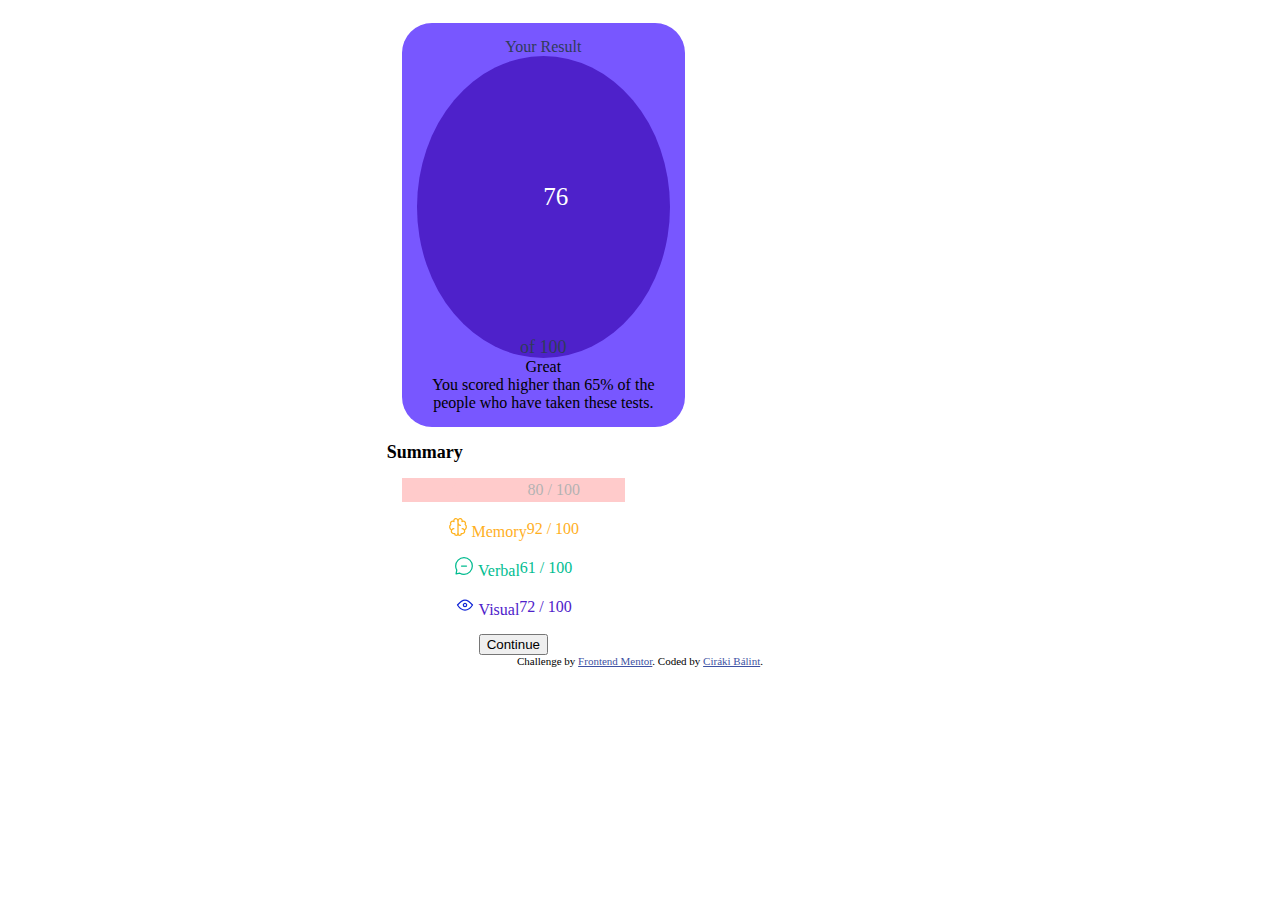
<file: results-summary-component-main/index.html>
<!DOCTYPE html>
<html lang="en">

<head>
  <meta charset="UTF-8">
  <meta name="viewport" content="width=device-width, initial-scale=1.0">
  <!-- displays site properly based on user's device -->
  <link rel="stylesheet" href="https://fonts.googleapis.com/css?family=Hanken+Grotesk">
  <link rel="stylesheet" href="./styles.css">
  <link rel="icon" type="image/png" sizes="32x32" href="./assets/images/favicon-32x32.png">
  <title>Frontend Mentor | Results summary component</title>
</head>

<body>
  <div class="container">
    <div class="result-panel">
      <div class="result-panel-left">
        <div class="result-panel-left-title">
          Your Result
        </div>
        <div class="result-panel-left-score-circle">
          <div class="result-panel-left-score-circle-total-result">
            76
          </div>
          <div class="result-panel-left-100">
            of 100
          </div>
        </div>
        <div class="result-panel-bottom-title">
          Great
        </div>
        <div class="result-panel-bottom-description">
          You scored higher than 65% of the people who have taken these tests.
        </div>
      </div>
      <div class="result-panel-summary">
        <div class="result-panel-summary-title">
          Summary
        </div>
        <div class="result-panel-category-reaction">
          <div class="result-panel-category-reaction-title">
            <img src="./assets/images/icon-reaction.svg">
            Reaction
          </div>
          <div class="result-panel-category-score">
            80 / 100
          </div>
        </div>
        <div class="result-panel-category-memory">
          <div class="result-panel-category-memory-title">
            <img src="./assets/images/icon-memory.svg">
            Memory
          </div>
          <div class="result-panel-category-score">
            92 / 100
          </div>
        </div>
        <div class="result-panel-category-verbal">
          <div class="result-panel-category-verbal-title">
            <img src="./assets/images/icon-verbal.svg">
            Verbal
          </div>
          <div class="result-panel-category-score">
            61 / 100
          </div>
        </div>
        <div class="result-panel-category-visual">
          <div class="result-panel-category-visual-title">
            <img src="./assets/images/icon-visual.svg">
            Visual
          </div>
          <div class="result-panel-category-score">
            72 / 100
          </div>
        </div>
        <button type="button" class="result-panel-button-continue">Continue</button>
      </div>
    </div>
  </div>

  <div class="attribution">
    Challenge by <a href="https://www.frontendmentor.io?ref=challenge" target="_blank">Frontend Mentor</a>.
    Coded by <a href="https://www.frontendmentor.io/profile/LazyBoooy">Ciráki Bálint</a>.
  </div>
</body>

</html>
</file>
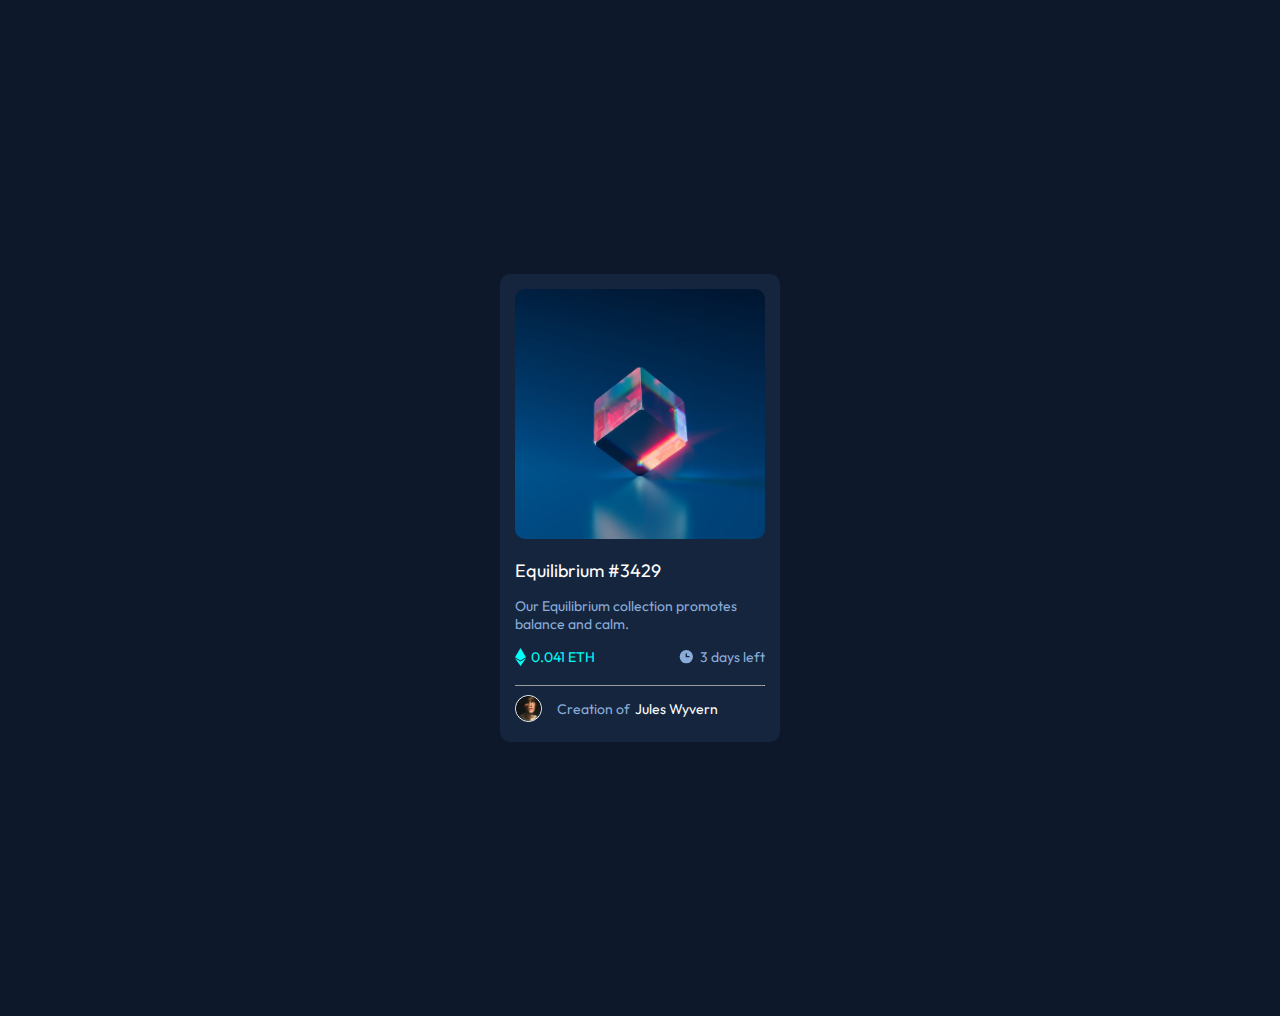
<file: challanges/nft-preview-card-component-main/index.html>
<!DOCTYPE html>
<html lang="en">
  <head>
    <meta charset="UTF-8" />
    <meta name="viewport" content="width=device-width, initial-scale=1.0" />
    <!-- displays site properly based on user's device -->

    <link
      rel="icon"
      type="image/png"
      sizes="32x32"
      href="./images/favicon-32x32.png"
    />

    <link
      href="https://fonts.googleapis.com/css2?family=Outfit:wght@300;400;600&display=swap"
      rel="stylesheet"
    />
    <link href="./styles.css" rel="stylesheet" />

    <title>Frontend Mentor | NFT preview card component</title>

    <!-- Feel free to remove these styles or customise in your own stylesheet 👍 -->
    <style>
      .attribution {
        justify-content: baseline;
        color: white;
        font-size: 11px;
        text-align: center;
        padding: 0;
      }
      .attribution a {
        color: hsl(228, 45%, 44%);
      }
    </style>
  </head>
  <body>
    <div class="main-content">
      <div class="container">
        <div class="card">
          <div class="pic-container" >
            <img src="images/image-equilibrium.jpg" class="nft-pic">
            <div class="overlay">
              <svg class="view-icon" width="48" height="48" xmlns="http://www.w3.org/2000/svg">
                <g fill="none" fill-rule="evenodd">
                  <path d="M0 0h48v48H0z" />
                  <path
                    d="M24 9C14 9 5.46 15.22 2 24c3.46 8.78 12 15 22 15 10.01 0 18.54-6.22 22-15-3.46-8.78-11.99-15-22-15Zm0 25c-5.52 0-10-4.48-10-10s4.48-10 10-10 10 4.48 10 10-4.48 10-10 10Zm0-16c-3.31 0-6 2.69-6 6s2.69 6 6 6 6-2.69 6-6-2.69-6-6-6Z"
                    fill="#FFF"
                    fill-rule="nonzero"
                  />
                </g>
              </svg>
            </div>
          </div>
          <div class="title">Equilibrium #3429</div>
          <div class="descript">
            Our Equilibrium collection promotes balance and calm.
          </div>

          <div>
            <div class="price">
              <svg
                width="11"
                height="18"
                xmlns="http://www.w3.org/2000/svg"
                class="svg-icon"
              >
                <path
                  d="M11 10.216 5.5 18 0 10.216l5.5 3.263 5.5-3.262ZM5.5 0l5.496 9.169L5.5 12.43 0 9.17 5.5 0Z"
                  fill="#00FFF8"
                />
              </svg>
              0.041 ETH
            </div>
            <div class="time">
              <svg
                width="17"
                height="17"
                xmlns="http://www.w3.org/2000/svg"
                class="svg-icon"
              >
                <path
                  d="M8.305 2.007a6.667 6.667 0 1 0 0 13.334 6.667 6.667 0 0 0 0-13.334Zm2.667 7.334H8.305a.667.667 0 0 1-.667-.667V6.007a.667.667 0 0 1 1.334 0v2h2a.667.667 0 0 1 0 1.334Z"
                  fill="#8BACD9"
                />
              </svg>
              3 days left
            </div>
          </div>
          <div class="creator">
            <hr class="line" size="1" />
            <img
              class="avatar"
              src="images/image-avatar.png"
            />
            <div class="user">
              Creation of <span class="nickname"> Jules Wyvern</span>
            </div>
          </div>
        </div>
      </div>
    </div>
  </body>
</html>
</file>
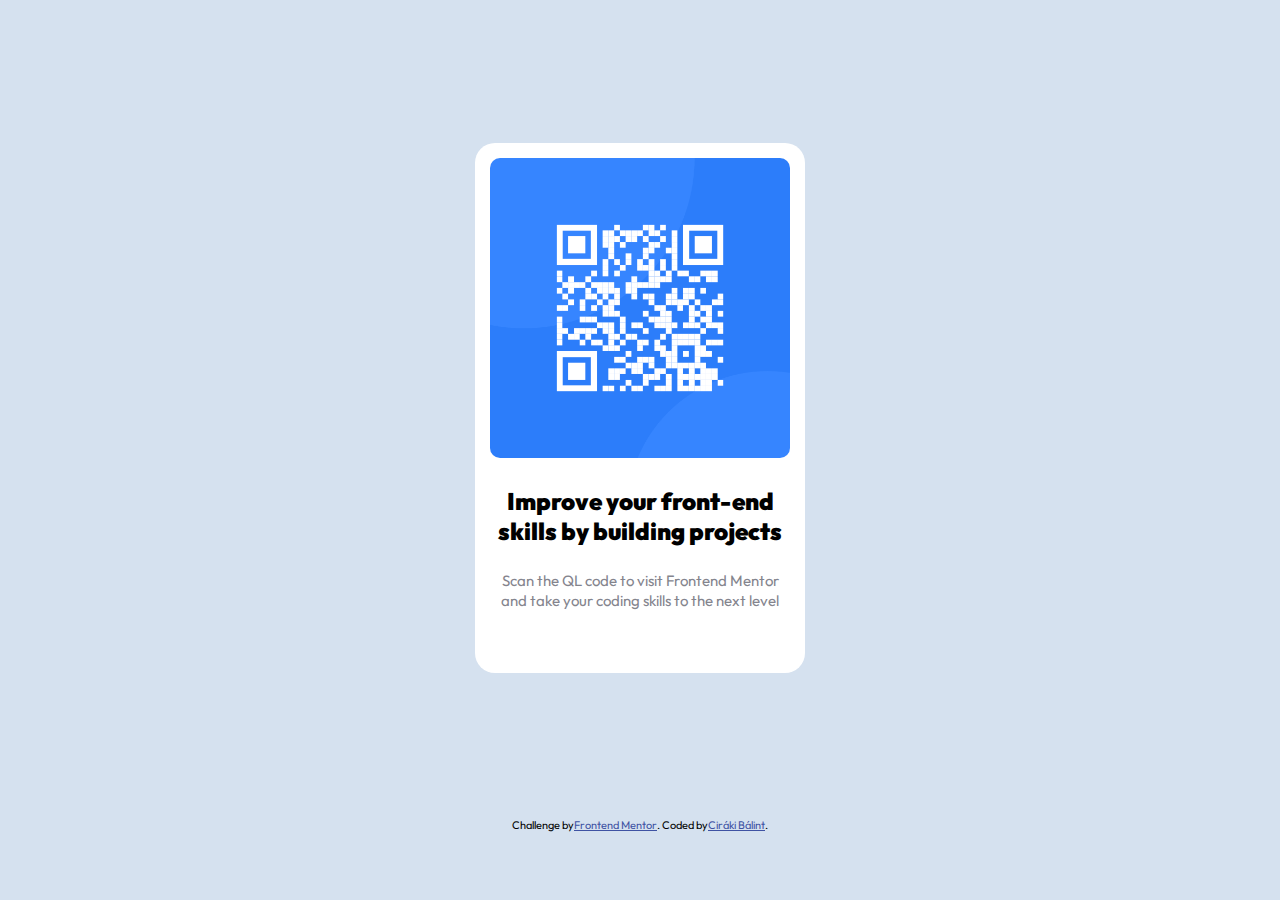
<file: challanges/qr-code-component-main/index.html>
<!DOCTYPE html>
<html lang="en">
<head>
  <meta charset="UTF-8">
  <meta name="viewport" content="width=device-width, initial-scale=1.0"> <!-- displays site properly based on user's device -->

  <link rel="stylesheet" href="https://fonts.googleapis.com/css?family=Outfit">
  <link rel="icon" type="image/png" sizes="32x32" href="./images/favicon-32x32.png">
  <link rel="stylesheet" href="./styles.css">
  
  <title>Frontend Mentor | QR code component</title>

  <!-- Feel free to remove these styles or customise in your own stylesheet 👍 -->
  <style>
    
  </style>
</head>
<body>
  <div class="container">
    <div class="panel">
      <img class="qrCode" src="./images/image-qr-code.png" />
      <p class="title"><strong>Improve your front-end skills by building projects</strong></p>
      <span class="description">Scan the QL code to visit Frontend Mentor and take your coding skills to the next level</span>
    </div>
  </div>
  <footer>
    <div class="attribution">
      Challenge by <a href="https://www.frontendmentor.io?ref=challenge" target="_blank">Frontend Mentor</a>. 
      Coded by <a href="https://github.com/ciraki-balint" target="_blank"> Ciráki Bálint</a>.
    </div>
  </footer>
</body>
</html>
</file>
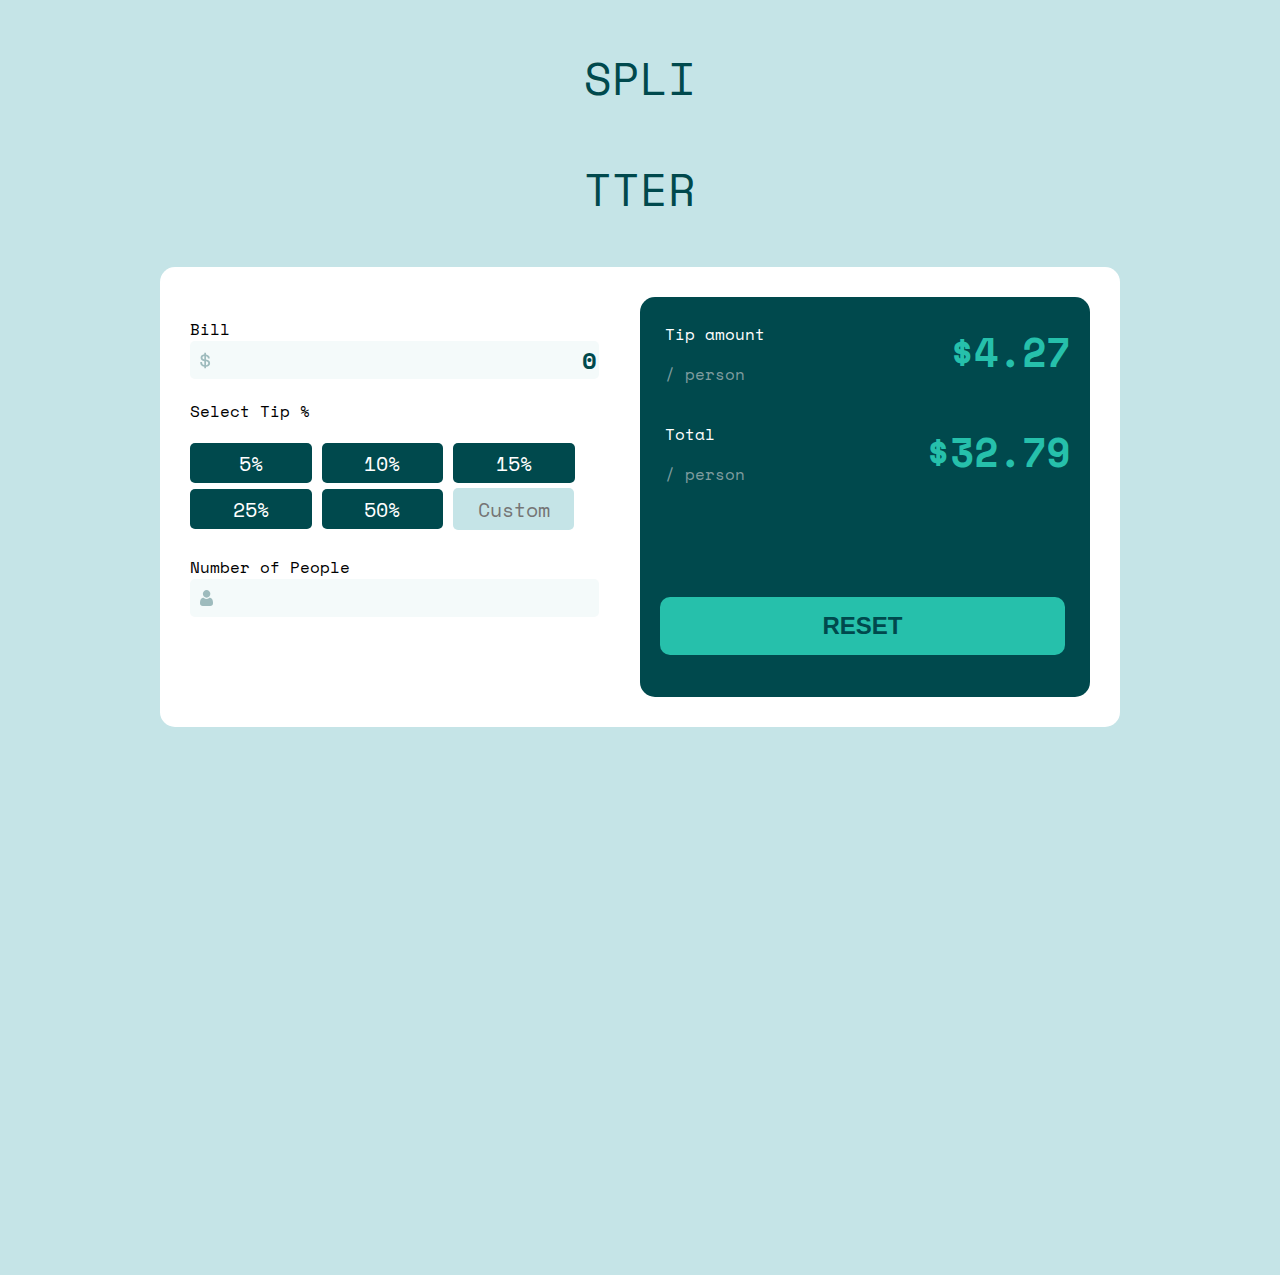
<file: challanges/tip-calculator-app-main/index.html>
<!DOCTYPE html>
<html lang="en">
  <head>
    <meta charset="UTF-8" />
    <meta name="viewport" content="width=device-width, initial-scale=1.0" />
    <!-- displays site properly based on user's device -->

    <link
      rel="icon"
      type="image/png"
      sizes="32x32"
      href="./images/favicon-32x32.png"
    />
    <link
      href="https://fonts.googleapis.com/css2?family=Space+Mono:wght@400;700&display=swap"
      rel="stylesheet"
    />
    <link href="./styles.css" rel="stylesheet" />
    <title>Frontend Mentor | Tip calculator app</title>

    <!-- Feel free to remove these styles or customise in your own stylesheet 👍 -->
    <style>
      .attribution {
        font-size: 11px;
        text-align: center;
      }
      .attribution a {
        color: hsl(228, 45%, 44%);
      }
    </style>
  </head>
  <body>
    <header>
      <p class="title">SPLI</p>
      <p class="title">TTER</p>
    </header>
    <div class="container">
      <div class="calc-container">
        <div class="left-container">
          <div class="bill-input-container">
            <span class="input-label">Bill</span>
            <input id="bill" type="text" class="input-bill" value="0" />
          </div>
          <div class="tip-percent-container">
            <span class="input-label">Select Tip %</span>
            <div class="bill-input-container">
              <button id="button5"  onclick="toggleActive(this)" type="button" class="percent-button">5%</button>
              <button id="button10" onclick="toggleActive(this)" type="button" class="percent-button">10%</button>
              <button id="button15" onclick="toggleActive(this)" type="button" class="percent-button">15%</button>
              <button id="button25" onclick="toggleActive(this)" type="button" class="percent-button">25%</button>
              <button id="button50" onclick="toggleActive(this)" type="button" class="percent-button">50%</button>
              <input id="buttonC"
                class="percent-button-custom"
                type="text"
                placeholder="Custom"
              />
            </div>
          </div>
          <div class="bill-input-container">
            <span class="input-label">Number of People</span
            ><span id="errorLabel" class="error-label" hidden
              >Can't be zero!</span
            >
            <input id="person" max="9" type="text" class="input-person" />
          </div>
        </div>
        <div class="right-container">
          <div class="tip-amount-container">
            <span class="amount-title">Tip amount</span>
            <span id="tip-amount" class="tip-amount">$4.27</span>
            <p class="person-label">/ person</p>
          </div>
          <div class="total-amount-container">
            <span class="amount-title">Total</span>
            <span id="total-amount" class="total-amount">$32.79</span>
            <p class="person-label">/ person</p>
          </div>
          <button type="button" class="reset-button">RESET</button>
        </div>
      </div>
    </div>
    <script src="./linkedlist.js"></script>
    <script src="./index.js"></script>
  </body>
</html>
</file>
<file: results-summary-component-main/styles.css>
:root {
    /*primary*/
    --light-red: hsl(0, 100%, 67%);
    --orangey-yellow: hsl(39, 100%, 56%);
    --green: hsl(166, 100%, 37%);
    --cobalt-blue: hsl(166, 100%, 37%);

    /*gradients*/
    --light-slate-blue: hsl(252, 100%, 67%);
    --light-royal-blue: hsl(241, 81%, 54%);
    --violet-blue: hsla(256, 72%, 46%, 1);
    --persian-blue: hsla(241, 72%, 46%, 0);

    /*netural*/
    --white: hsl(0, 0%, 100%);
    --pale-blue: hsl(221, 100%, 96%);
    --light-lavender: hsl(241, 100%, 89%);
    --dark-greay-blue: hsl(224, 30%, 27%);
}

.container {
    min-width: 600px;
    min-height: 600px;
    display: flex;
    align-items: center;
    justify-content: center;
}

.result-panel {
    border-radius: 15px;
    align-items: center;
    justify-content: center;
    text-align: center;
}

.result-panel-left {
    border-radius: 30px;
    max-width: 50%;
    margin: 15px;
    padding: 15px;
    background-color: var(--light-slate-blue);
}

.result-panel-left-title {
    color: var(--dark-greay-blue);
}

.result-panel-left-score-circle {
    border-radius: 50%;
    background-color: var(--violet-blue);
}

.result-panel-left-score-circle-total-result {
    padding: 50%;
    justify-content: center;
    align-items: center;
    text-align: center;
    color: var(--white);
    font-size: 25px;
}

.result-panel-left-100 {
    justify-content: center;
    align-items: center;
    text-align: center;
    color: var(--dark-greay-blue);
    font-size: 18px;
}

.result-panel-summary {
    max-width: 50%;

    align-items: center;
    text-align: center;
}

.result-panel-summary-title {
    font-size: 18px;
    text-align: left;
    font-weight: 700;
}

.result-panel-category-reaction {
    margin: 15px;
    align-items: center;
    justify-content: center;
    display: flex;
    opacity: 0.3;
    background: var(--light-red);

}

.result-panel-category-reaction-title {
    color: var(--light-red);

}

.result-panel-category-memory {
    margin: 15px;
    align-items: center;
    justify-content: center;
    display: flex;
    color: var(--orangey-yellow);
}

.result-panel-category-verbal {
    margin: 15px;
    align-items: center;
    justify-content: center;
    display: flex;
    color: var(--green);
}

.result-panel-category-visual {
    margin: 15px;
    align-items: center;
    justify-content: center;
    display: flex;
    color: var(--violet-blue);
}

.result-panel-category-score {
    display: flex;
    justify-content: center;
    text-align: right;
    float: right;
}




body {
    font-family: "Hanken-Grotesk";
}


.attribution {
    font-size: 11px;
    text-align: center;
}

.attribution a {
    color: hsl(228, 45%, 44%);
}
</file>
<file: challanges/nft-preview-card-component-main/styles.css>
:root {
  /* Primary */
  --soft-blue: hsl(215, 51%, 70%);
  --cyan: hsl(178, 100%, 50%);
  /* Neutral */
  --main-bg: hsl(217, 54%, 11%);
  --card-bg: hsl(216, 50%, 16%);
  --line: hsl(215, 32%, 27%);
  --white: hsl(0, 0%, 100%);
  --cairo: "Outfit", serif;
}

body {
  background-color: var(--main-bg);
  font-family: var(--cairo);
  font-size: 18px;
}

.main-content {
  display: flex;
  align-items: center;
  justify-content: center;
  min-width: 1000px;
  min-height: 1000px;
}

.card {
  display: inline-block;
  align-items: center;
  justify-content: center;
  padding-top: 15px;
  padding-left: 15px;
  padding-right: 15px;
  border-radius: 10px;
  max-height: 500px;
  max-width: 250px;
  background-color: var(--card-bg);
}

.nft-pic {
  display: block;
  position: relative;
  align-items: center;
  justify-content: center;
  border-radius: 10px;
  max-width: 100%;
  max-height: 400px;
}

.pic-container {
  margin-bottom: 10px;
  position: relative;
  align-items: center;
  justify-content: center;
  border-radius: 10px;
  max-width: 100%;
  max-height: 400px;
}

.overlay {
  border-radius: 15px;
  position: absolute;
  top: 0;
  bottom: 0;
  left: 0;
  right: 0;
  height: 100%;
  width: 100%;
  transition: all 0.3s ease;
  background-color: var(--cyan);
  opacity: 0;
}

.view-icon {
  transform: translate(-50%, -50%);
  color: var(--white);
  position: relative;
  top: 50%;
  left: 50%;
  text-align: center;
}

.pic-container:hover .overlay {
  opacity: 0.8;
}

.title {
  padding-top: 10px;
  padding-bottom: 10px;
  font-family: var(--cairo);
  color: var(--white);
  font-size: 18px;
}

.title:hover {
  color: var(--cyan);
}

.descript {
  padding-bottom: 10px;
  font-size: 14px;
  margin-top: 5px;
  margin-bottom: 5px;
  float: left;
  color: var(--soft-blue);
}

.svg-icon {
  margin-right: 5px;
}

h1 {
  border: none;
  background-color: var(--soft-blue);
  height: 1px;
  margin-bottom: 10px;
}

.price {
  display: flex;
  justify-content: center;
  text-align: center;
  font-size: 14px;
  float: left;
  color: var(--cyan);
}

.time {
  display: flex;
  justify-content: center;
  text-align: center;
  font-size: 14px;
  float: right;
  color: var(--soft-blue);
}

.user {
  font-size: 14px;
  margin: 5px;
  display: flex;
  float: left;
  color: var(--soft-blue);
}

.creator {
  text-align: center;
  margin-top: 10px;
  margin-bottom: 10px;
  display: inline-block;
}

.nickname {
  margin-left: 5px;
  text-align: center;
  color: var(--white);
}

.nickname:hover {
  color: var(--cyan);
}

.avatar {
  margin-right: 10px;
  margin-bottom: 10px;
  display: flex;
  justify-content: center;
  align-items: center;
  float: left;
  border-radius: 50%;
  border: 1px solid white;
  width: 10%;
  height: 10%;
}
</file>
<file: challanges/qr-code-component-main/styles.css>
body {
    background-color: #d5e1ef;
    font-family: 'Outfit', 'serif';
}

.container {
    min-width: 800px;
    min-height: 800px;
    display: flex;
    justify-content: center;
    align-items: center;
}

.panel {
    margin-bottom: 10px;
    margin: 0 auto;
    padding: 15px;
    border-radius: 20px;
    background-color: white;
    width: 300px;
    height: 500px;
    justify-content: center;
    align-items: center;
    text-align: center;
}

.title {
    font-size: 24px;
    font-weight: 700;
}

.description {
    text-align: center;
    justify-content: center;
    align-items: center;
    font-size: 15px;
    color: #84848d;
    font-weight: 400;
}

.qrCode {
    border-radius: 10px;
    justify-content: center;
    align-items: center;
    width: 100%;
    height: auto;
}

.attribution {
    display: flex;
    margin-top: 10px;
    margin-bottom: 0px;
    justify-content: center;
    align-items: center;
    font-size: 11px;
    text-align: center;
}

.attribution a {
    color: hsl(228, 45%, 44%);
}
</file>
<file: challanges/tip-calculator-app-main/styles.css>
:root{

    /* Primary */
    --strong-cyan:hsl(172, 67%, 45%);

    /* Neutural */
    --dark-cyan:hsl(183, 100%, 15%);
    --dark-grayish-cyan:hsl(186, 14%, 43%);
    --graysih-cyan:hsl(184, 14%, 56%);
    --light-grayish-cyan:hsl(185, 41%, 84%);
    --very-light-grayish-cyan:hsl(189, 41%, 97%);
    --white:hsl(0, 0%, 100%)
}

body {
    font-family: "Space Mono";
    background-color: var(--light-grayish-cyan);
}

.title{
    color:var(--dark-cyan);
    font-size:45px;
    display: flex;
    align-items: center;
    justify-content: center;
    text-align: center;
}

.container {
    display: grid;
    justify-content: center;
    background-color: var(--light-grayish-cyan);
    min-height: 1000px;
    max-height: 1000px;
}

.calc-container {
    padding:30px;
    background-color: var(--white);
    border-radius: 15px;
    display: inline-block;
    align-items: center;
    justify-content: center;
    height:400px;
    width:900px;
}

.left-container {
    border-radius: 15px;
    background-color: var(--white);
    float:left;
    display: block;
    width:50%;
    height:100%;
}


.right-container {
    border-radius: 15px;
    background-color:var(--dark-cyan);
    float:left;
    display: block;
    width:50%;
    height:100%;
}


.tip-amount-container {
    padding:25px;
    max-height: 50px;
    width:100%;
}

.total-amount-container {
    padding:25px;
    max-height: 50px;
    width:100%;
}

.person-label{
    color:var(--graysih-cyan);
}

.amount-title {
    color: var(--white);
}

.tip-amount-container .tip-amount {
    font-weight: 700;
    margin-right: 10%;
    font-size:40px;
    color:var(--strong-cyan);
    float:right;
}

.total-amount-container .total-amount {
    font-weight: 700;
    margin-right: 10%;
    font-size: 40px;
    color:var(--strong-cyan);
    float:right;
}

.input-icon-placeholder{
    color:var(--light-grayish-cyan);
    float: left !important;
}

.bill-input-container{
    margin-top:20px;
    margin-bottom: 20px;
}

.percent-button{
    margin-bottom: 5px;
    font-size: 20px;
    font-family: 'Space Mono', sans-serif;
    border-radius: 5px;
    border: none;
    background-color: var(--dark-cyan);
    color: var(--white);
    height: 40px !important;
    width: 27% !important;
}

.percent-button-custom {
    font-size: 20px;
    margin-bottom: 5px;
    font-family: 'Space Mono', sans-serif;
    border-radius: 5px;
    border: none;
    background-color: var(--light-grayish-cyan);
    color: var(--dark-grayish-cyan);
    height: 40px !important;
    width: 26% !important;
}

.percent-button-custom::placeholder{
    text-align: center;
}

.percent-button-custom::target-text{
    text-align: right;
}


.input-label {
    margin-bottom: 10px;
}

.error-label{
    margin-right: 10%;
    float:right;
    color:red;
}

.active {
    color:var(--dark-cyan);
    background-color: var(--light-grayish-cyan)
}

.percent-button-custom {

}

.input-bill {
    text-indent: -10px;
    font-weight: 700;
    width: 90% !important;
    background: url("./images/icon-dollar.svg");
    background-repeat: no-repeat;
    background-position: left;
    background-position-x: 10px;
    background-color: var(--very-light-grayish-cyan);
    border: none;
    border-radius: 5px;
    width:100%;
    font-size: 24px;
    font-family: 'Space Mono', sans-serif;
    text-align: right;
    color:var(--dark-cyan);
}

.input-bill:focus{
    outline: none;
    border:2px solid var(--strong-cyan);
}

.input-person:focus{
    outline: none;
    border:2px solid var(--strong-cyan);
}


.input-person {
    font-weight: 700;
    width: 90% !important;
    background: url("./images/icon-person.svg");
    background-repeat: no-repeat;
    background-position: left;
    background-position-x: 10px;
    background-color: var(--very-light-grayish-cyan);
    border: none;
    border-radius: 5px;
    width:100%;
    font-size: 24px;
    font-family: 'Space Mono', sans-serif;
    text-align: right;
    color:var(--dark-cyan);
}


.reset-button{
    color:var(--dark-cyan);
    font-weight: 700;
    font-size:24px;
    margin-bottom: 10px;
    margin-top: 100px;
    margin-right: 20px;
    margin-left: 20px;
    border: none;
    border-radius: 10px;
    text-align: center;
    align-items: center;
    justify-content: center;
    padding: 15px;
    width:90%;
    background-color: var(--strong-cyan);
}

.reset-button:hover {
    background-color: var(--light-grayish-cyan);
}
</file>
